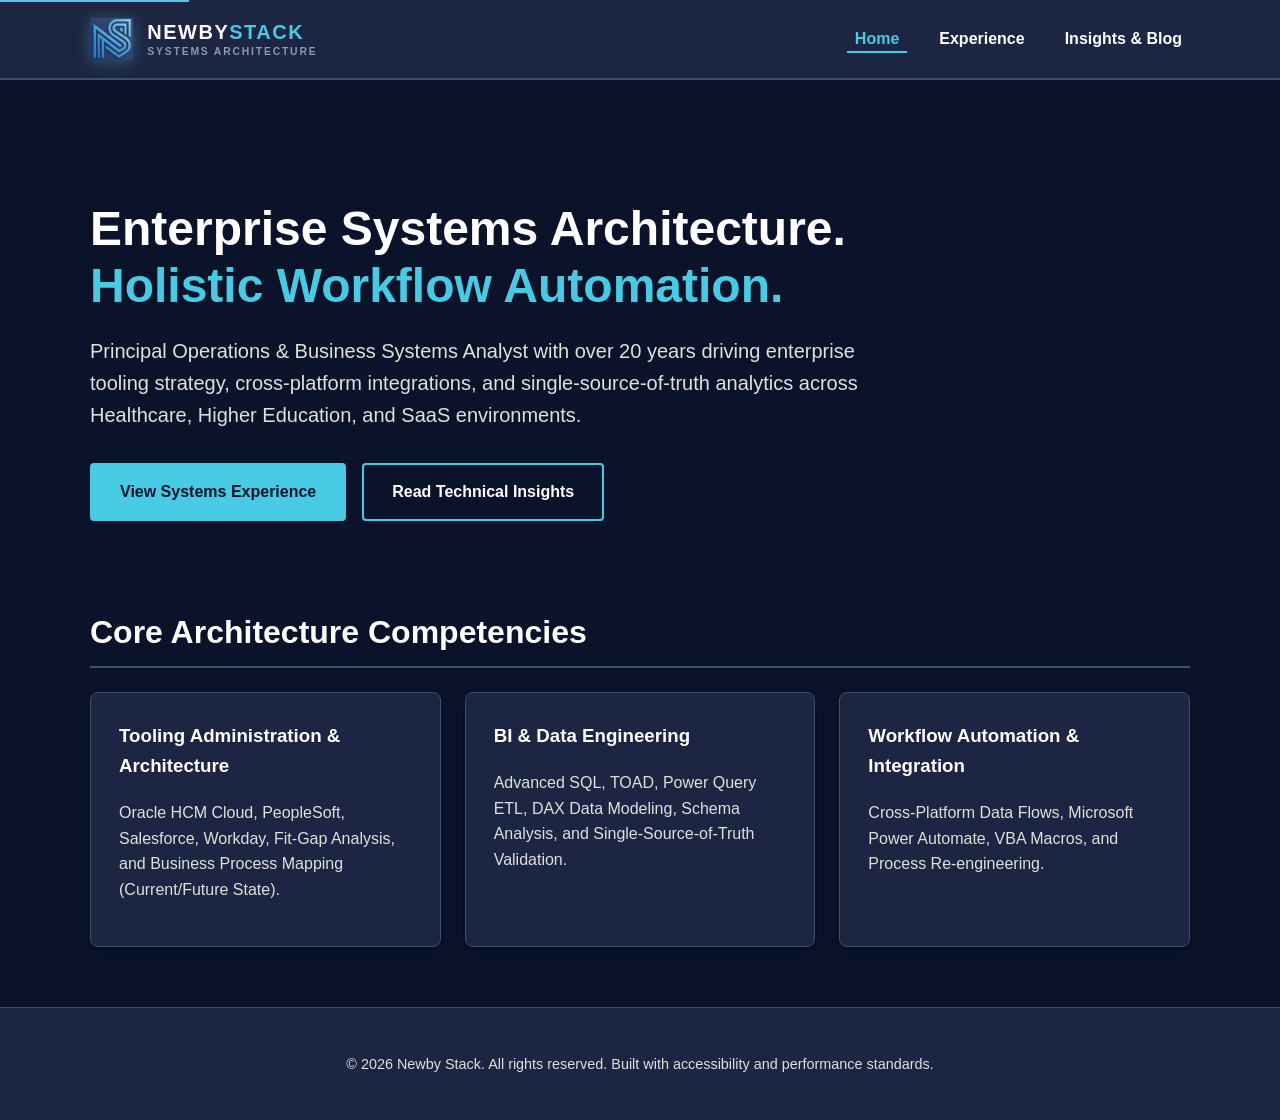
<file: index.html>
<!DOCTYPE html>
<html lang="en">
<head>
  <meta charset="UTF-8">
  <meta name="viewport" content="width=device-width, initial-scale=1.0">
  <title>Newby Stack | Enterprise Systems Architecture & Integration</title>
  <link rel="stylesheet" href="styles.css">
</head>
<body>

  <!-- Screen Reader Skip Navigation -->
  <a href="#main-content" class="skip-link">Skip to main content</a>

  <header role="banner">
    <nav class="container" aria-label="Main Navigation">
      <a href="index.html" class="logo-link" aria-label="Newby Stack Home">
        <img src="logo.png" alt="Newby Stack Icon" class="site-logo-icon">
        <div class="brand-text">
          <span class="brand-title">NEWBY<span>STACK</span></span>
          <span class="brand-sub">SYSTEMS ARCHITECTURE</span>
        </div>
      </a>
      <ul>
        <li><a href="index.html" class="active" aria-current="page">Home</a></li>
        <li><a href="experience.html">Experience</a></li>
        <li><a href="blog.html">Insights & Blog</a></li>
      </ul>
    </nav>
  </header>

  <main id="main-content" role="main">
    
    <section class="hero container" aria-labelledby="hero-heading">
      <h1 id="hero-heading">Enterprise Systems Architecture. <br><span>Holistic Workflow Automation.</span></h1>
      <p>Principal Operations & Business Systems Analyst with over 20 years driving enterprise tooling strategy, cross-platform integrations, and single-source-of-truth analytics across Healthcare, Higher Education, and SaaS environments.</p>
      
      <div class="cta-group">
        <a href="experience.html" class="btn btn-primary">View Systems Experience</a>
        <a href="blog.html" class="btn btn-secondary">Read Technical Insights</a>
      </div>
    </section>

    <section class="container" aria-labelledby="competencies-heading">
      <h2 id="competencies-heading" class="section-title">Core Architecture Competencies</h2>
      
      <div class="grid">
        <article class="card">
          <h3>Tooling Administration & Architecture</h3>
          <p>Oracle HCM Cloud, PeopleSoft, Salesforce, Workday, Fit-Gap Analysis, and Business Process Mapping (Current/Future State).</p>
        </article>

        <article class="card">
          <h3>BI & Data Engineering</h3>
          <p>Advanced SQL, TOAD, Power Query ETL, DAX Data Modeling, Schema Analysis, and Single-Source-of-Truth Validation.</p>
        </article>

        <article class="card">
          <h3>Workflow Automation & Integration</h3>
          <p>Cross-Platform Data Flows, Microsoft Power Automate, VBA Macros, and Process Re-engineering.</p>
        </article>
      </div>
    </section>

  </main>

  <footer role="contentinfo">
    <div class="container">
      <p>&copy; 2026 Newby Stack. All rights reserved. Built with accessibility and performance standards.</p>
    </div>
  </footer>

</body>
</html>
</file>
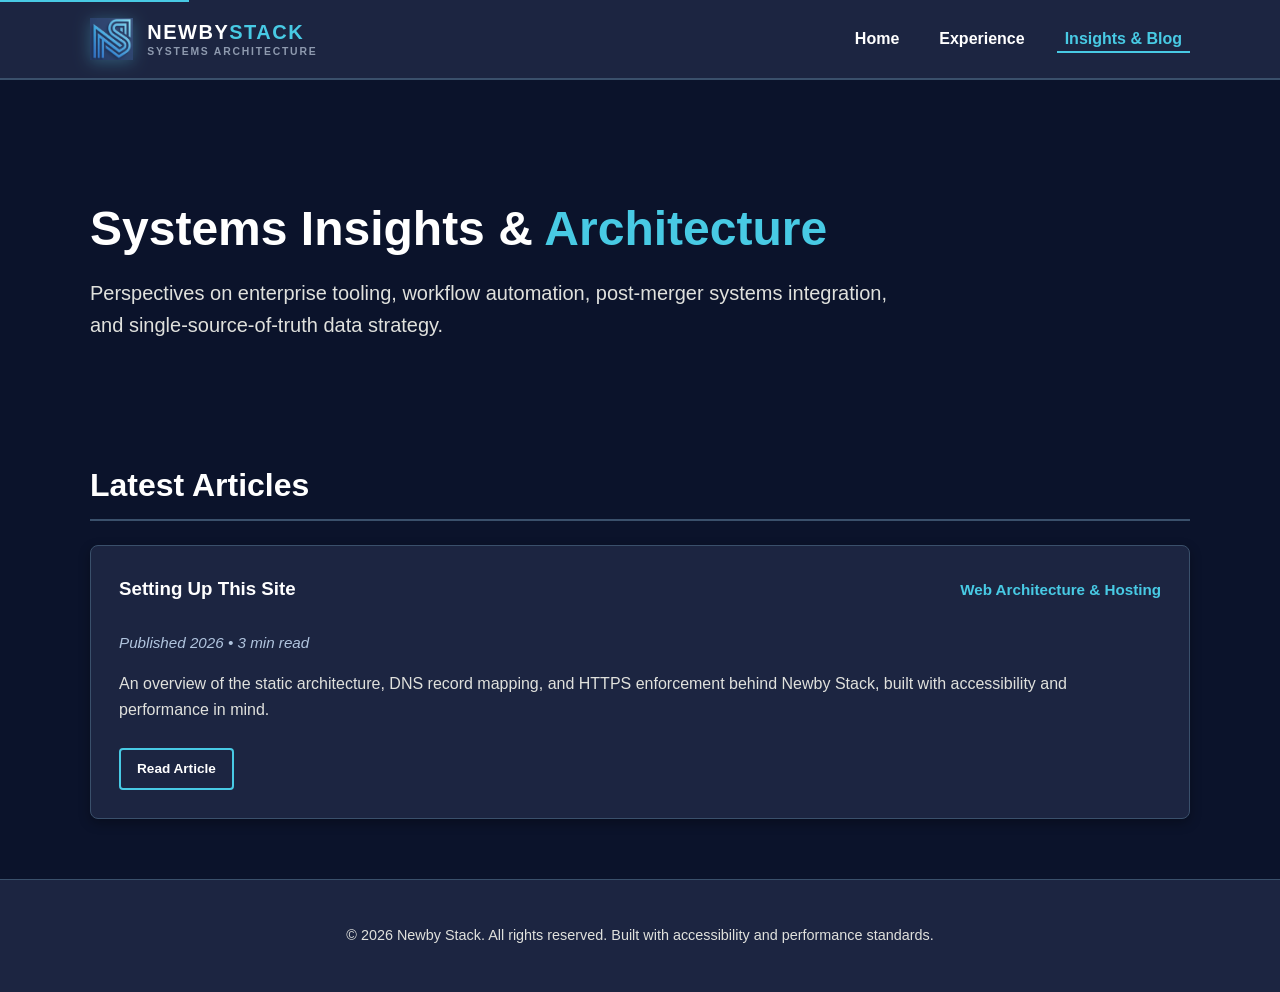
<file: blog.html>
<!DOCTYPE html>
<html lang="en">
<head>
  <meta charset="UTF-8">
  <meta name="viewport" content="width=device-width, initial-scale=1.0">
  <title>Insights & Technical Blog | Newby Stack</title>
  <link rel="stylesheet" href="styles.css">
</head>
<body>

  <!-- Screen Reader Skip Navigation -->
  <a href="#main-content" class="skip-link">Skip to main content</a>

  <header role="banner">
    <nav class="container" aria-label="Main Navigation">
      <a href="index.html" class="logo-link" aria-label="Newby Stack Home">
        <img src="logo.png" alt="Newby Stack Icon" class="site-logo-icon">
        <div class="brand-text">
          <span class="brand-title">NEWBY<span>STACK</span></span>
          <span class="brand-sub">SYSTEMS ARCHITECTURE</span>
        </div>
      </a>
      <ul>
        <li><a href="index.html">Home</a></li>
        <li><a href="experience.html">Experience</a></li>
        <li><a href="blog.html" class="active" aria-current="page">Insights & Blog</a></li>
      </ul>
    </nav>
  </header>

  <main id="main-content" role="main">

    <section class="hero container" aria-labelledby="blog-heading">
      <h1 id="blog-heading">Systems Insights & <span>Architecture</span></h1>
      <p>Perspectives on enterprise tooling, workflow automation, post-merger systems integration, and single-source-of-truth data strategy.</p>
    </section>

    <section class="container" aria-labelledby="articles-heading">
      <h2 id="articles-heading" class="section-title">Latest Articles</h2>

      <div style="display: flex; flex-direction: column; gap: 24px; margin-bottom: 60px;">

        <!-- Blog Post Preview Card -->
        <article class="card">
          <div class="card-header">
            <h3>Setting Up This Site</h3>
            <span class="company-tag">Web Architecture & Hosting</span>
          </div>
          <div class="tech-subtext">Published 2026 • 3 min read</div>
          <p>An overview of the static architecture, DNS record mapping, and HTTPS enforcement behind Newby Stack, built with accessibility and performance in mind.</p>
          
          <a href="setting-up-this-site.html" target="_blank" rel="noopener noreferrer" class="btn btn-secondary" style="font-size: 0.85rem; padding: 8px 16px; margin-top: 10px; display: inline-block;">
            Read Article <span class="sr-only">about Setting Up This Site (opens in a new tab)</span>
          </a>
        </article>

      </div>
    </section>

  </main>

  <footer role="contentinfo">
    <div class="container">
      <p>&copy; 2026 Newby Stack. All rights reserved. Built with accessibility and performance standards.</p>
    </div>
  </footer>

</body>
</html>
</file>
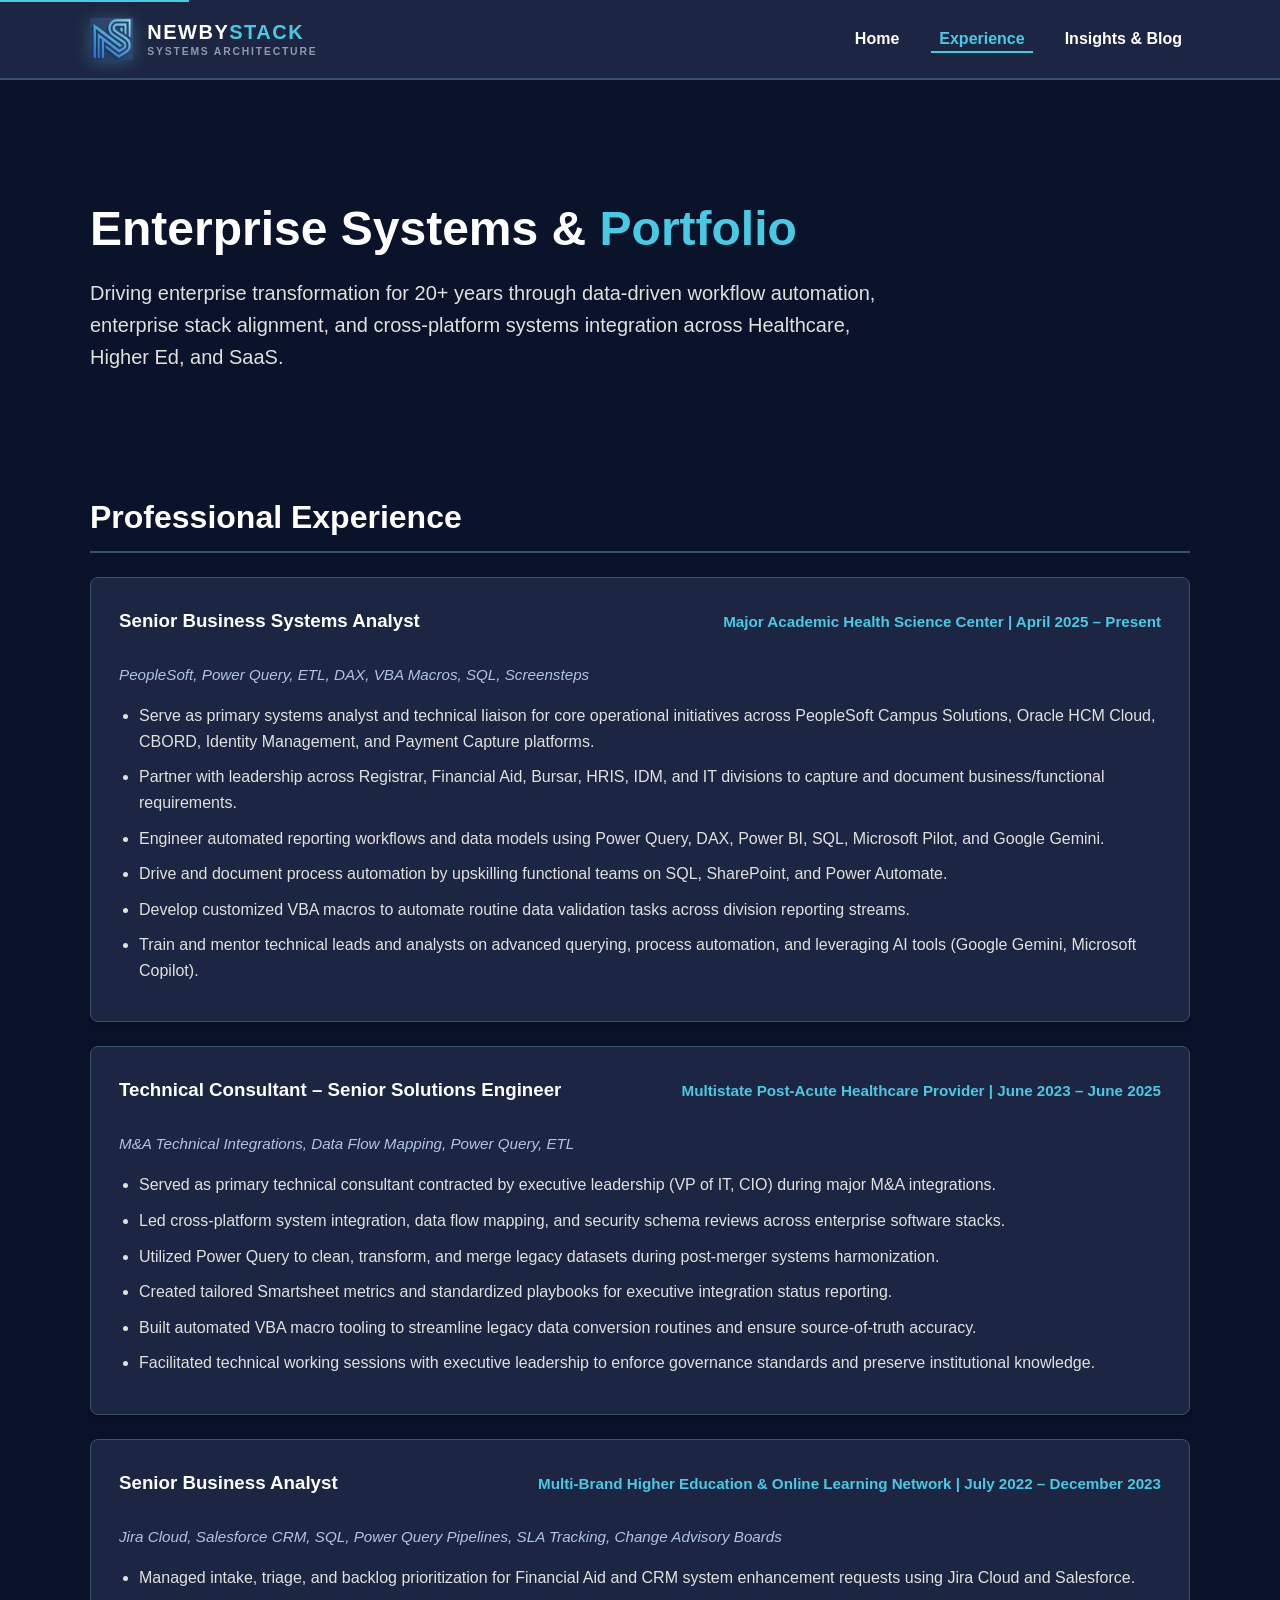
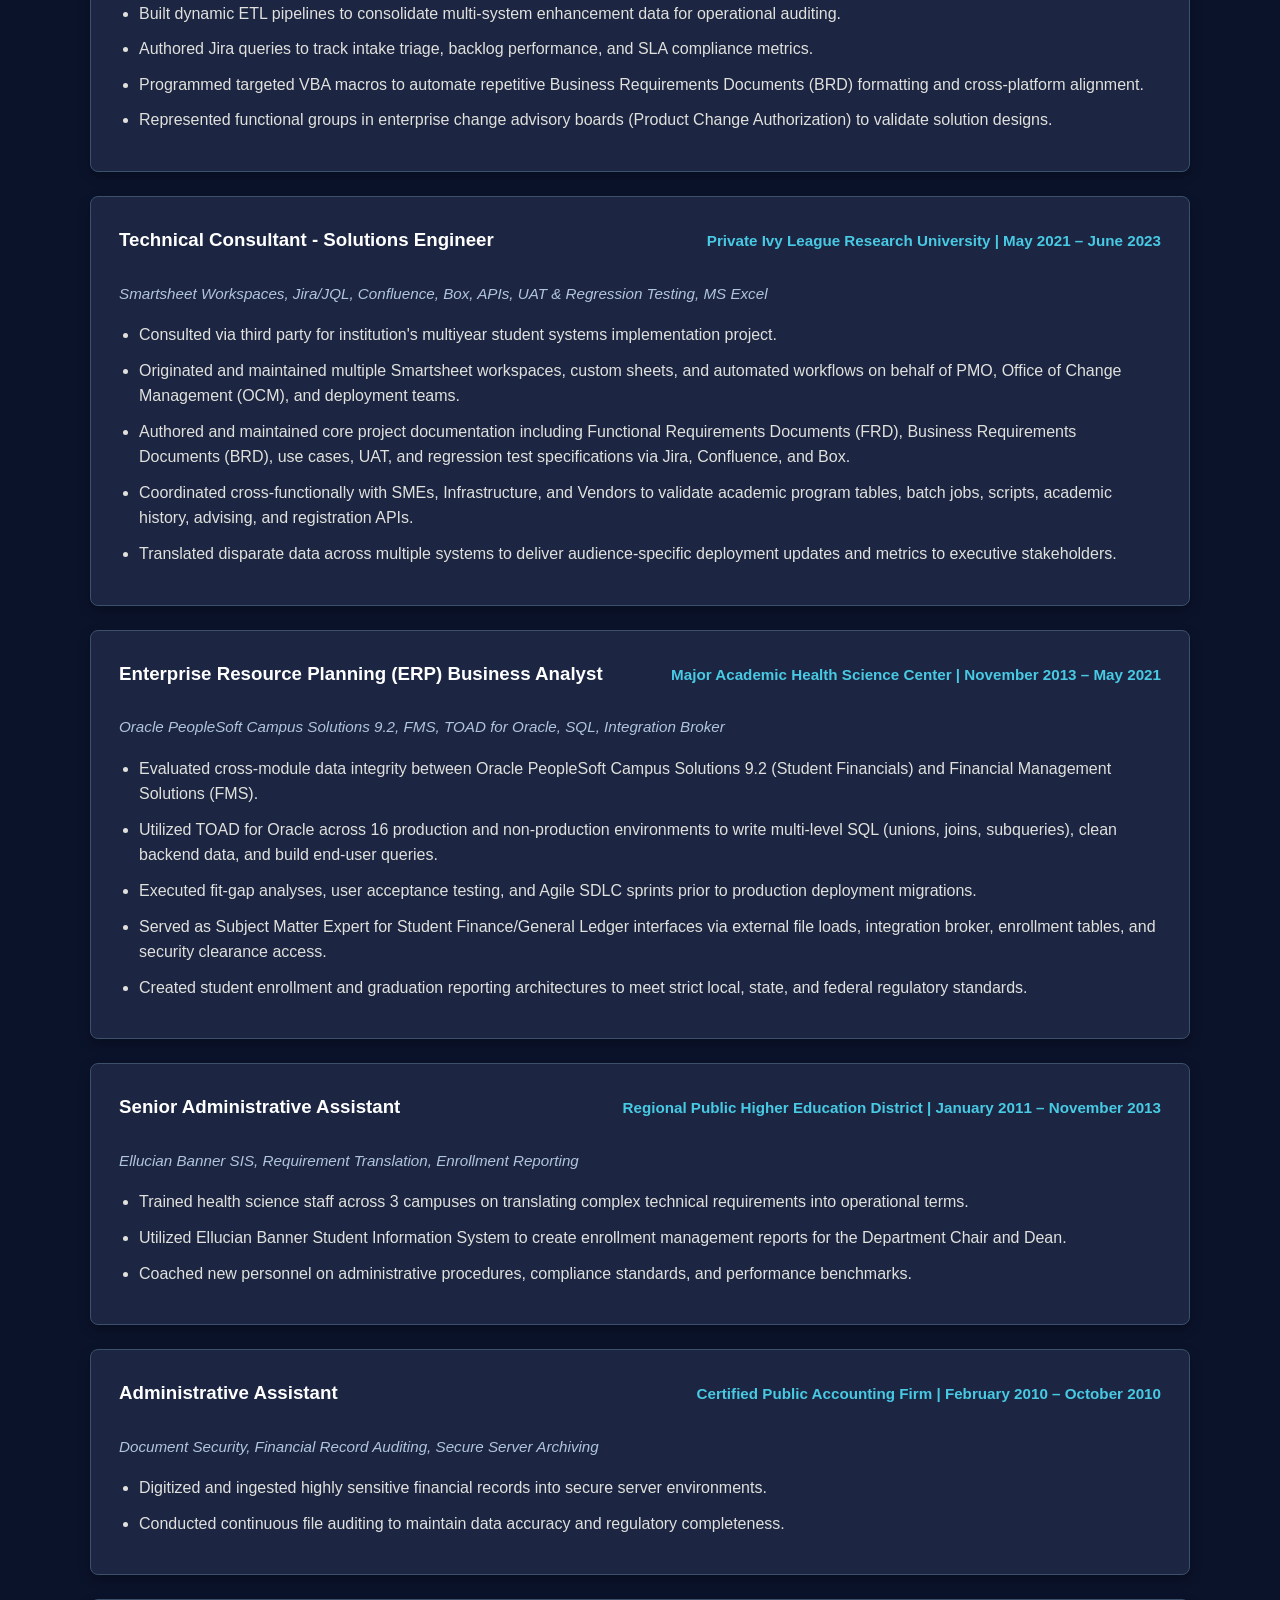
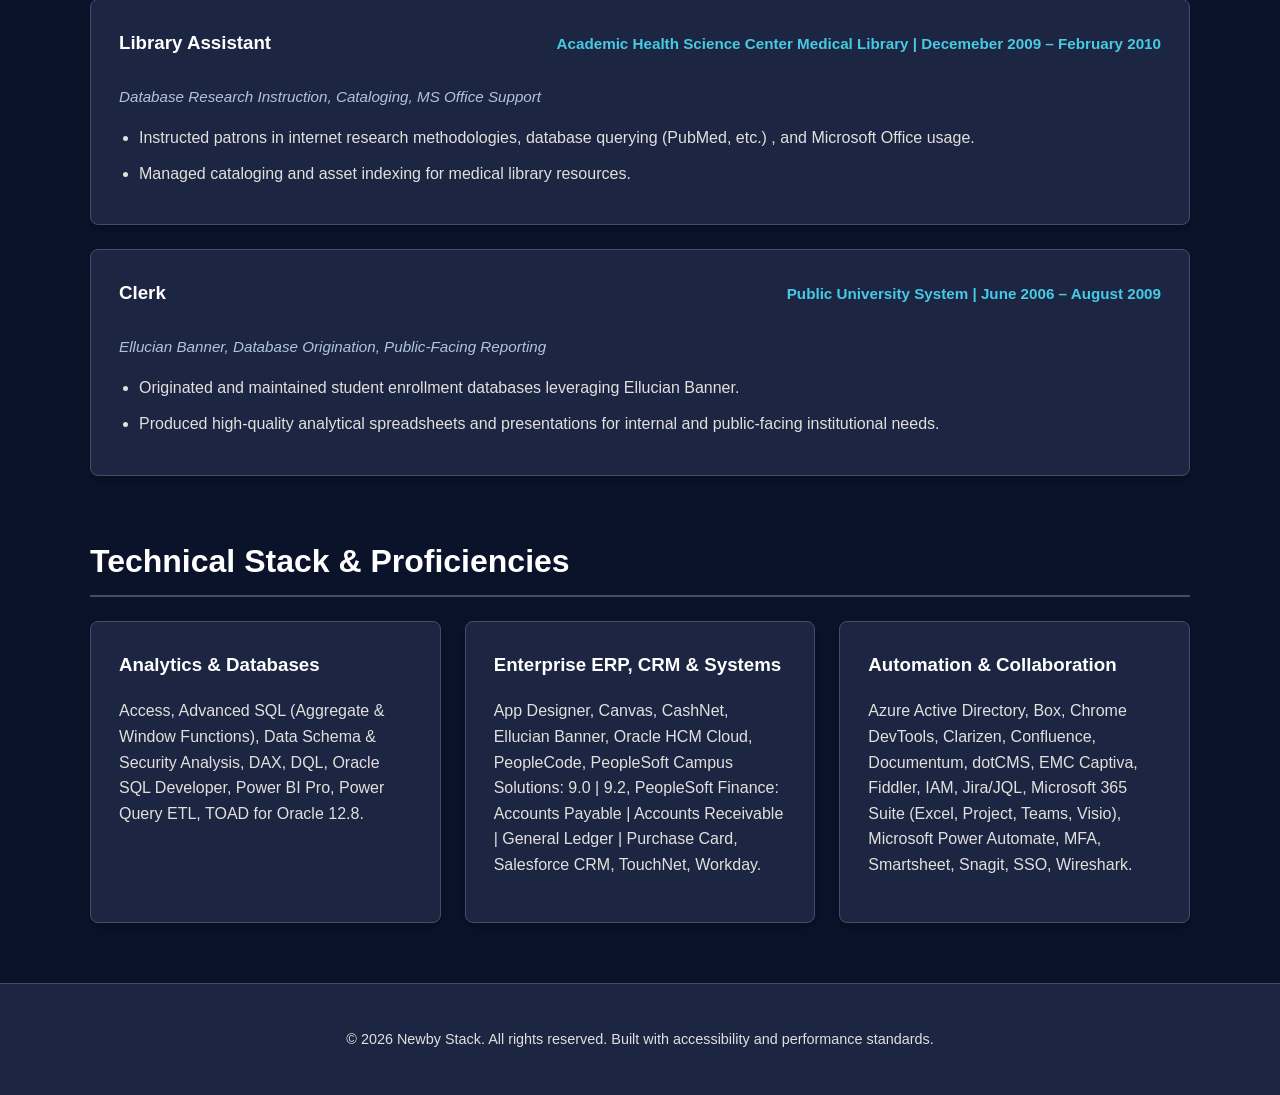
<file: experience.html>
<!DOCTYPE html>
<html lang="en">
<head>
  <meta charset="UTF-8">
  <meta name="viewport" content="width=device-width, initial-scale=1.0">
  <title>Systems & Integration Experience | Newby Stack</title>
  <link rel="stylesheet" href="styles.css">
</head>
<body>

  <!-- Screen Reader Skip Navigation -->
  <a href="#main-content" class="skip-link">Skip to main content</a>

  <header role="banner">
    <nav class="container" aria-label="Main Navigation">
      <a href="index.html" class="logo-link" aria-label="Newby Stack Home">
        <img src="logo.png" alt="Newby Stack Icon" class="site-logo-icon">
        <div class="brand-text">
          <span class="brand-title">NEWBY<span>STACK</span></span>
          <span class="brand-sub">SYSTEMS ARCHITECTURE</span>
        </div>
      </a>
      <ul>
        <li><a href="index.html">Home</a></li>
        <li><a href="experience.html" class="active" aria-current="page">Experience</a></li>
        <li><a href="blog.html">Insights & Blog</a></li>
      </ul>
    </nav>
  </header>

  <main id="main-content" role="main">

    <section class="hero container" aria-labelledby="exp-heading">
      <h1 id="exp-heading">Enterprise Systems & <span>Portfolio</span></h1>
      <p>Driving enterprise transformation for 20+ years through data-driven workflow automation, enterprise stack alignment, and cross-platform systems integration across Healthcare, Higher Ed, and SaaS.</p>
    </section>

    <section class="container" aria-labelledby="roles-heading">
      <h2 id="roles-heading" class="section-title">Professional Experience</h2>

      <div style="display: flex; flex-direction: column; gap: 24px; margin-bottom: 60px;">

        <!-- SA -->
        <article class="card">
          <div class="card-header">
            <h3>Senior Business Systems Analyst</h3>
            <span class="company-tag">Major Academic Health Science Center | April 2025 – Present</span>
          </div>
          <div class="tech-subtext">PeopleSoft, Power Query, ETL, DAX, VBA Macros, SQL, Screensteps</div>
          <ul>
            <li>Serve as primary systems analyst and technical liaison for core operational initiatives across PeopleSoft Campus Solutions, Oracle HCM Cloud, CBORD, Identity Management, and Payment Capture platforms.</li>
			<li>Partner with leadership across Registrar, Financial Aid, Bursar, HRIS, IDM, and IT divisions to capture and document business/functional requirements.</li>
			<li>Engineer automated reporting workflows and data models using Power Query, DAX, Power BI, SQL, Microsoft Pilot, and Google Gemini.</li>
			<li>Drive and document process automation by upskilling functional teams on SQL, SharePoint, and Power Automate.</li>
			<li>Develop customized VBA macros to automate routine data validation tasks across division reporting streams.</li>
			<li>Train and mentor technical leads and analysts on advanced querying, process automation, and leveraging AI tools (Google Gemini, Microsoft Copilot).</li>
          </ul>
        </article>

        <!-- DA -->
        <article class="card">
          <div class="card-header">
            <h3>Technical Consultant – Senior Solutions Engineer</h3>
            <span class="company-tag">Multistate Post-Acute Healthcare Provider | June 2023 – June 2025</span>
          </div>
          <div class="tech-subtext">M&A Technical Integrations, Data Flow Mapping, Power Query, ETL</div>
          <ul>
            <li>Served as primary technical consultant contracted by executive leadership (VP of IT, CIO) during major M&A integrations.</li>
			<li>Led cross-platform system integration, data flow mapping, and security schema reviews across enterprise software stacks.</li>
			<li>Utilized Power Query to clean, transform, and merge legacy datasets during post-merger systems harmonization.</li>
			<li>Created tailored Smartsheet metrics and standardized playbooks for executive integration status reporting.</li>
			<li>Built automated VBA macro tooling to streamline legacy data conversion routines and ensure source-of-truth accuracy.</li>
			<li>Facilitated technical working sessions with executive leadership to enforce governance standards and preserve institutional knowledge.</li>
          </ul>
        </article>

        <!--MI -->
        <article class="card">
          <div class="card-header">
            <h3>Senior Business Analyst</h3>
            <span class="company-tag">Multi-Brand Higher Education & Online Learning Network | July 2022 – December 2023</span>
          </div>
          <div class="tech-subtext">Jira Cloud, Salesforce CRM, SQL, Power Query Pipelines, SLA Tracking, Change Advisory Boards</div>
          <ul>
           	<li>Managed intake, triage, and backlog prioritization for Financial Aid and CRM system enhancement requests using Jira Cloud and Salesforce.</li>
			<li>Built dynamic ETL pipelines to consolidate multi-system enhancement data for operational auditing.</li>
			<li>Authored Jira queries to track intake triage, backlog performance, and SLA compliance metrics.</li>
			<li>Programmed targeted VBA macros to automate repetitive Business Requirements Documents (BRD) formatting and cross-platform alignment.</li>
			<li>Represented functional groups in enterprise change advisory boards (Product Change Authorization) to validate solution designs.</li>
          </ul>
        </article>

        <!-- PH -->
        <article class="card">
          <div class="card-header">
            <h3> Technical Consultant - Solutions Engineer</h3>
            <span class="company-tag">Private Ivy League Research University | May 2021 – June 2023</span>
          </div>
          <div class="tech-subtext">Smartsheet Workspaces, Jira/JQL, Confluence, Box, APIs, UAT & Regression Testing, MS Excel</div>
          <ul>
            <li>Consulted via third party for institution's multiyear student systems implementation project.</li>
            <li>Originated and maintained multiple Smartsheet workspaces, custom sheets, and automated workflows on behalf of PMO, Office of Change Management (OCM), and deployment teams.</li>
            <li>Authored and maintained core project documentation including Functional Requirements Documents (FRD), Business Requirements Documents (BRD), use cases, UAT, and regression test specifications via Jira, Confluence, and Box.</li>
            <li>Coordinated cross-functionally with SMEs, Infrastructure, and Vendors to validate academic program tables, batch jobs, scripts, academic history, advising, and registration APIs.</li>
            <li>Translated disparate data across multiple systems to deliver audience-specific deployment updates and metrics to executive stakeholders.</li>
          </ul>
        </article>

        <!-- LP -->
        <article class="card">
          <div class="card-header">
            <h3>Enterprise Resource Planning (ERP) Business Analyst</h3>
            <span class="company-tag">Major Academic Health Science Center | November 2013 – May 2021</span>
          </div>
          <div class="tech-subtext">Oracle PeopleSoft Campus Solutions 9.2, FMS, TOAD for Oracle, SQL, Integration Broker</div>
          <ul>
            <li>Evaluated cross-module data integrity between Oracle PeopleSoft Campus Solutions 9.2 (Student Financials) and Financial Management Solutions (FMS).</li>
            <li>Utilized TOAD for Oracle across 16 production and non-production environments to write multi-level SQL (unions, joins, subqueries), clean backend data, and build end-user queries.</li>
            <li>Executed fit-gap analyses, user acceptance testing, and Agile SDLC sprints prior to production deployment migrations.</li>
            <li>Served as Subject Matter Expert for Student Finance/General Ledger interfaces via external file loads, integration broker, enrollment tables, and security clearance access.</li>
            <li>Created student enrollment and graduation reporting architectures to meet strict local, state, and federal regulatory standards.</li>
          </ul>
        </article>

        <!-- LP -->
        <article class="card">
          <div class="card-header">
            <h3>Senior Administrative Assistant</h3>
            <span class="company-tag">Regional Public Higher Education District | January 2011 – November 2013</span>
          </div>
          <div class="tech-subtext">Ellucian Banner SIS, Requirement Translation, Enrollment Reporting</div>
          <ul>
            <li>Trained health science staff across 3 campuses on translating complex technical requirements into operational terms.</li>
            <li>Utilized Ellucian Banner Student Information System to create enrollment management reports for the Department Chair and Dean.</li>
            <li>Coached new personnel on administrative procedures, compliance standards, and performance benchmarks.</li>
          </ul>
        </article>

        <!-- WA -->
        <article class="card">
          <div class="card-header">
            <h3>Administrative Assistant</h3>
            <span class="company-tag">Certified Public Accounting Firm | February 2010 – October 2010</span>
          </div>
          <div class="tech-subtext">Document Security, Financial Record Auditing, Secure Server Archiving</div>
          <ul>
            <li>Digitized and ingested highly sensitive financial records into secure server environments.</li>
            <li>Conducted continuous file auditing to maintain data accuracy and regulatory completeness.</li>
          </ul>
        </article>

        <!-- WA -->
        <article class="card">
          <div class="card-header">
            <h3>Library Assistant</h3>
            <span class="company-tag">Academic Health Science Center Medical Library | Decemeber 2009 – February 2010</span>
          </div>
          <div class="tech-subtext">Database Research Instruction, Cataloging, MS Office Support</div>
          <ul>
            <li>Instructed patrons in internet research methodologies, database querying (PubMed, etc.) , and Microsoft Office usage.</li>
            <li>Managed cataloging and asset indexing for medical library resources.</li>
          </ul>
        </article>

        <!-- WA -->
        <article class="card">
          <div class="card-header">
            <h3>Clerk</h3>
            <span class="company-tag">Public University System | June 2006 – August 2009</span>
          </div>
          <div class="tech-subtext">Ellucian Banner, Database Origination, Public-Facing Reporting</div>
          <ul>
            <li>Originated and maintained student enrollment databases leveraging Ellucian Banner.</li>
            <li>Produced high-quality analytical spreadsheets and presentations for internal and public-facing institutional needs.</li>
          </ul>
        </article>

      </div>
    </section>

    <!-- Comprehensive Technical Stack Section -->
    <section class="container" aria-labelledby="tech-heading">
      <h2 id="tech-heading" class="section-title">Technical Stack & Proficiencies</h2>
      <div class="grid">
        <article class="card">
          <h3>Analytics & Databases</h3>
          <p>Access, Advanced SQL (Aggregate & Window Functions), Data Schema & Security Analysis, DAX, DQL, Oracle SQL Developer, Power BI Pro, Power Query ETL, TOAD for Oracle 12.8.</p>
        </article>

        <article class="card">
          <h3>Enterprise ERP, CRM & Systems</h3>
          <p>App Designer, Canvas, CashNet, Ellucian Banner, Oracle HCM Cloud, PeopleCode, PeopleSoft Campus Solutions: 9.0 | 9.2, PeopleSoft Finance: Accounts Payable | Accounts Receivable | General Ledger | Purchase Card, Salesforce CRM, TouchNet, Workday.</p>
        </article>

        <article class="card">
          <h3>Automation & Collaboration</h3>
          <p>Azure Active Directory, Box, Chrome DevTools, Clarizen, Confluence, Documentum, dotCMS, EMC Captiva, Fiddler, IAM, Jira/JQL, Microsoft 365 Suite (Excel, Project, Teams, Visio), Microsoft Power Automate, MFA, Smartsheet, Snagit, SSO, Wireshark.</p>
        </article>
      </div>
    </section>

  </main>

  <footer role="contentinfo">
    <div class="container">
      <p>&copy; 2026 Newby Stack. All rights reserved. Built with accessibility and performance standards.</p>
    </div>
  </footer>

</body>
</html>
</file>
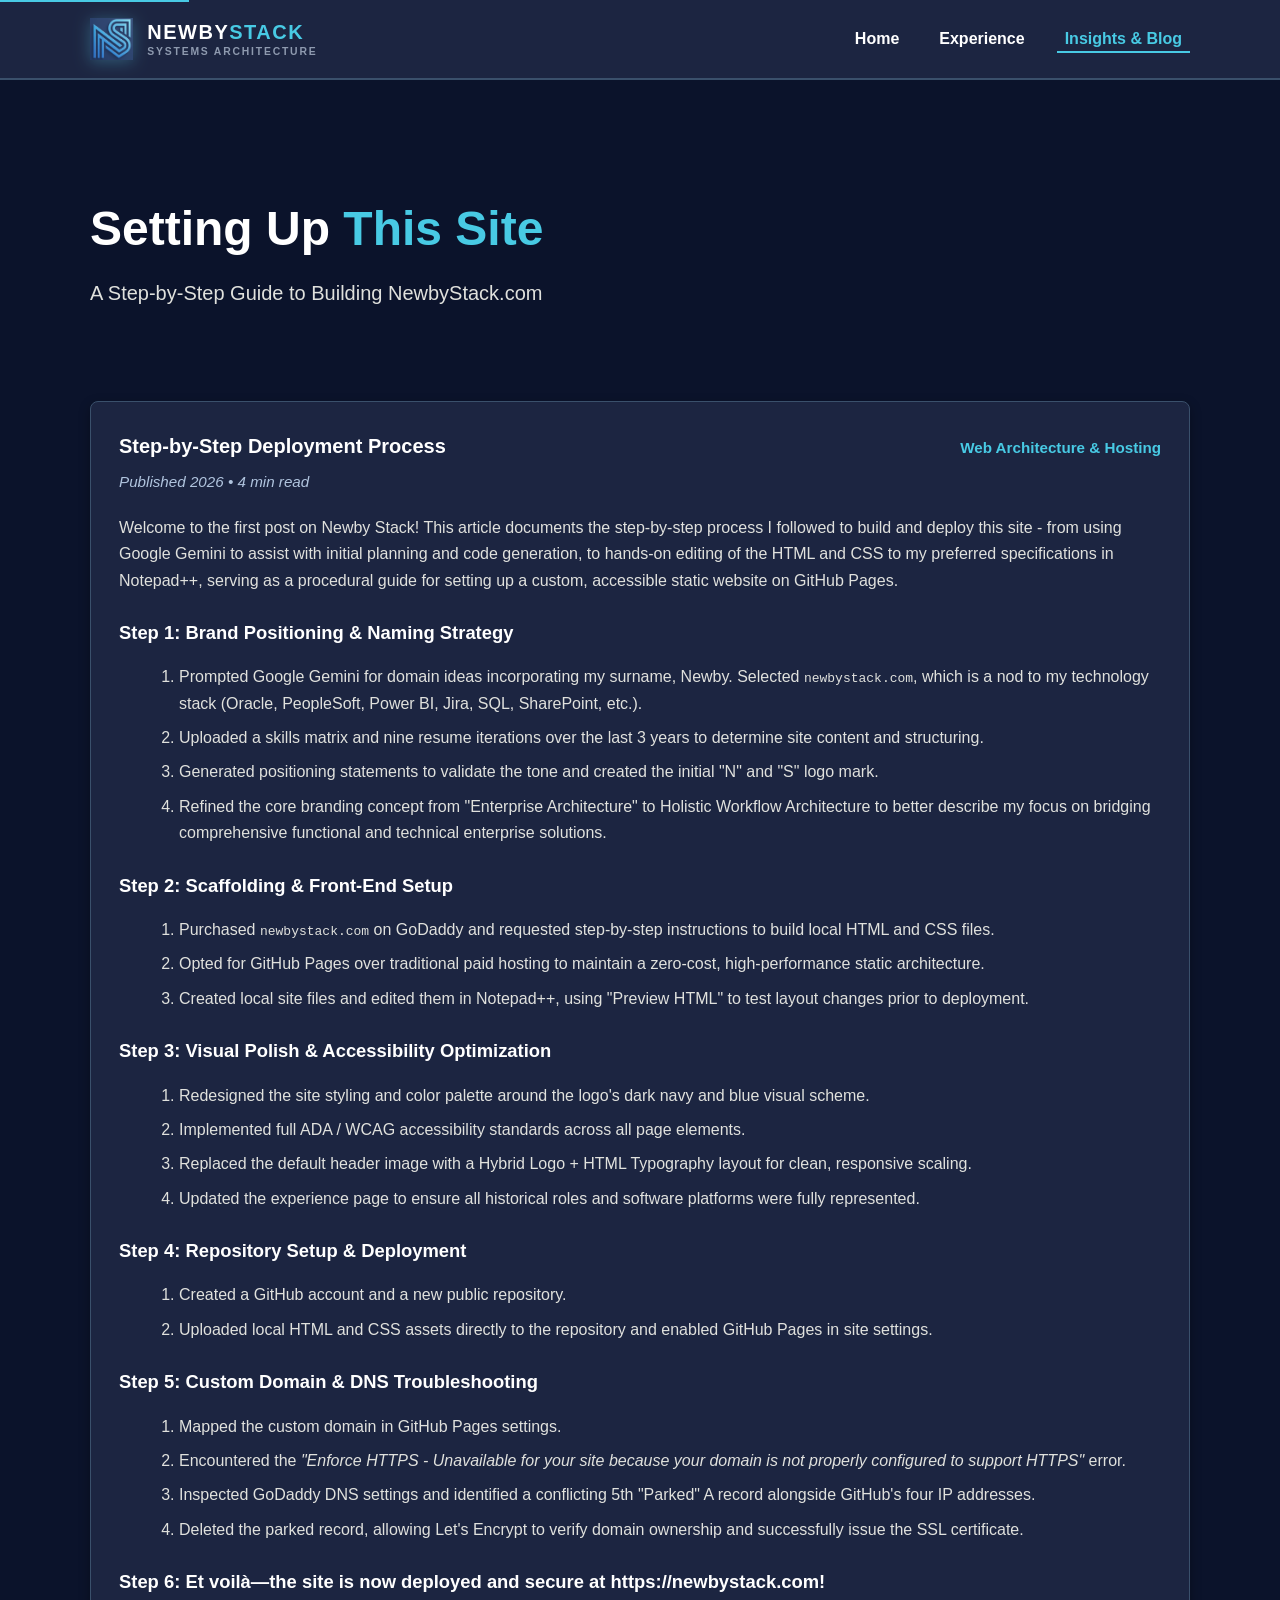
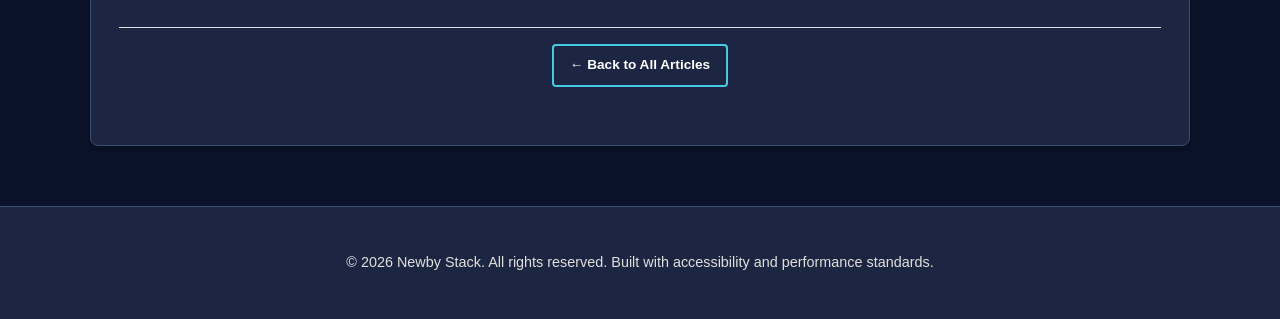
<file: setting-up-this-site.html>
<!DOCTYPE html>
<html lang="en">
<head>
  <meta charset="UTF-8">
  <meta name="viewport" content="width=device-width, initial-scale=1.0">
  <title>Setting Up This Site | Newby Stack</title>
  <link rel="stylesheet" href="styles.css">
</head>
<body>

  <!-- Screen Reader Skip Navigation -->
  <a href="#main-content" class="skip-link">Skip to main content</a>

  <header role="banner">
    <nav class="container" aria-label="Main Navigation">
      <a href="index.html" class="logo-link" aria-label="Newby Stack Home">
        <img src="logo.png" alt="Newby Stack Icon" class="site-logo-icon">
        <div class="brand-text">
          <span class="brand-title">NEWBY<span>STACK</span></span>
          <span class="brand-sub">SYSTEMS ARCHITECTURE</span>
        </div>
      </a>
      <ul>
        <li><a href="index.html">Home</a></li>
        <li><a href="experience.html">Experience</a></li>
        <li><a href="blog.html" class="active" aria-current="page">Insights & Blog</a></li>
      </ul>
    </nav>
  </header>

  <main id="main-content" role="main">

    <!-- Hero Banner Matching Main Site Theme -->
    <section class="hero container" aria-labelledby="article-heading">
      <h1 id="article-heading">Setting Up <span>This Site</span></h1>
      <p>A Step-by-Step Guide to Building NewbyStack.com</p>
    </section>

    <!-- Main Article Body -->
    <section class="container" aria-label="Article Details" style="margin-bottom: 60px;">
      <article class="card">
        <div class="card-header">
          <h2 style="font-size: 1.25rem; margin: 0;">Step-by-Step Deployment Process</h2>
          <span class="company-tag">Web Architecture & Hosting</span>
        </div>
        <div class="tech-subtext" style="margin-bottom: 20px;">Published 2026 • 4 min read</div>

        <div class="post-content" style="line-height: 1.65;">
          <p>
            Welcome to the first post on Newby Stack! This article documents the step-by-step process I followed to build and deploy this site - from using Google Gemini to assist with initial planning and code generation, to hands-on editing of the HTML and CSS to my preferred specifications in Notepad++, serving as a procedural guide for setting up a custom, accessible static website on GitHub Pages.
          </p>

          <h3 style="margin-top: 24px; margin-bottom: 10px; font-size: 1.15rem;">Step 1: Brand Positioning & Naming Strategy</h3>
          <ol style="margin-left: 20px; margin-bottom: 16px;">
            <li style="margin-bottom: 8px;">Prompted Google Gemini for domain ideas incorporating my surname, Newby. Selected <code>newbystack.com</code>, which is a nod to my technology stack (Oracle, PeopleSoft, Power BI, Jira, SQL, SharePoint, etc.).</li>
            <li style="margin-bottom: 8px;">Uploaded a skills matrix and nine resume iterations over the last 3 years to determine site content and structuring.</li>
            <li style="margin-bottom: 8px;">Generated positioning statements to validate the tone and created the initial "N" and "S" logo mark.</li>
			<li style="margin-bottom: 8px;">Refined the core branding concept from "Enterprise Architecture" to Holistic Workflow Architecture to better describe my focus on bridging comprehensive functional and technical enterprise solutions.</li>
          </ol>

          <h3 style="margin-top: 24px; margin-bottom: 10px; font-size: 1.15rem;">Step 2: Scaffolding & Front-End Setup</h3>
          <ol style="margin-left: 20px; margin-bottom: 16px;">
            <li style="margin-bottom: 8px;">Purchased <code>newbystack.com</code> on GoDaddy and requested step-by-step instructions to build local HTML and CSS files.</li>
            <li style="margin-bottom: 8px;">Opted for GitHub Pages over traditional paid hosting to maintain a zero-cost, high-performance static architecture.</li>
            <li style="margin-bottom: 8px;">Created local site files and edited them in Notepad++, using "Preview HTML" to test layout changes prior to deployment.</li>
          </ol>

          <h3 style="margin-top: 24px; margin-bottom: 10px; font-size: 1.15rem;">Step 3: Visual Polish & Accessibility Optimization</h3>
          <ol style="margin-left: 20px; margin-bottom: 16px;">
            <li style="margin-bottom: 8px;">Redesigned the site styling and color palette around the logo's dark navy and blue visual scheme.</li>
            <li style="margin-bottom: 8px;">Implemented full ADA / WCAG accessibility standards across all page elements.</li>
            <li style="margin-bottom: 8px;">Replaced the default header image with a Hybrid Logo + HTML Typography layout for clean, responsive scaling.</li>
            <li style="margin-bottom: 8px;">Updated the experience page to ensure all historical roles and software platforms were fully represented.</li>
          </ol>

          <h3 style="margin-top: 24px; margin-bottom: 10px; font-size: 1.15rem;">Step 4: Repository Setup & Deployment</h3>
          <ol style="margin-left: 20px; margin-bottom: 16px;">
            <li style="margin-bottom: 8px;">Created a GitHub account and a new public repository.</li>
            <li style="margin-bottom: 8px;">Uploaded local HTML and CSS assets directly to the repository and enabled GitHub Pages in site settings.</li>
          </ol>

          <h3 style="margin-top: 24px; margin-bottom: 10px; font-size: 1.15rem;">Step 5: Custom Domain & DNS Troubleshooting</h3>
          <ol style="margin-left: 20px; margin-bottom: 16px;">
            <li style="margin-bottom: 8px;">Mapped the custom domain in GitHub Pages settings.</li>
            <li style="margin-bottom: 8px;">Encountered the <em>"Enforce HTTPS - Unavailable for your site because your domain is not properly configured to support HTTPS"</em> error.</li>
            <li style="margin-bottom: 8px;">Inspected GoDaddy DNS settings and identified a conflicting 5th "Parked" A record alongside GitHub's four IP addresses.</li>
            <li style="margin-bottom: 8px;">Deleted the parked record, allowing Let's Encrypt to verify domain ownership and successfully issue the SSL certificate.</li>
          </ol>

          <h3 style="margin-top: 24px; margin-bottom: 10px; font-size: 1.15rem;">Step 6:  Et voilà—the site is now deployed and secure at <strong>https://newbystack.com</strong>!</h3>
           
          </p>

              

        <footer style="margin-top: 30px; padding-top: 16px; border-top: 1px solid #e0e0e0;">
          <a href="blog.html" class="btn btn-secondary" style="font-size: 0.85rem; padding: 8px 16px; display: inline-block;">
            &larr; Back to All Articles
          </a>
        </footer>
      </article>
    </section>

  </main>

  <footer role="contentinfo">
    <div class="container">
      <p>&copy; 2026 Newby Stack. All rights reserved. Built with accessibility and performance standards.</p>
    </div>
  </footer>

</body>
</html>
</file>
<file: styles.css>
/* ==========================================
   NEWBY STACK - ADA COMPLIANT BRAND STYLESHEET
   Color Palette Extracted from Logo Graphic
   ========================================== */

:root {
  --bg-dark: #0B132B;          /* Deep Navy Base Background */
  --card-bg: #1C2541;          /* Dark Slate Card Container */
  --card-border: #3A506B;      /* Muted Steel Blue Border */
  --accent-cyan: #48CAE4;      /* High-Contrast Electric Cyan */
  --accent-blue: #3A86FF;      /* Vibrant Royal Blue */
  --text-primary: #FFFFFF;     /* Pure White (4.5:1+ Contrast) */
  --text-secondary: #E0E1DD;   /* Crisp Light Gray/Silver */
  --focus-ring: #00F0FF;       /* High-Visibility Accessibility Outline */
}

/* Base Body Setup */
body {
  margin: 0;
  padding: 0;
  font-family: -apple-system, BlinkMacSystemFont, "Segoe UI", Roboto, Helvetica, Arial, sans-serif;
  background-color: var(--bg-dark);
  color: var(--text-secondary);
  line-height: 1.6;
}

/* Accessibility: Skip to Main Content Link for Screen Readers */
.skip-link {
  position: absolute;
  top: -40px;
  left: 0;
  background: var(--accent-cyan);
  color: var(--bg-dark);
  padding: 8px 16px;
  z-index: 100;
  font-weight: bold;
  text-decoration: none;
}
.skip-link:focus {
  top: 0;
}

/* Screen Reader Only Utility Class */
.sr-only {
  position: absolute;
  width: 1px;
  height: 1px;
  padding: 0;
  margin: -1px;
  overflow: hidden;
  clip: rect(0, 0, 0, 0);
  white-space: nowrap;
  border: 0;
}

/* Universal Keyboard Focus State (ADA Standard) */
a:focus, button:focus, input:focus {
  outline: 3px solid var(--focus-ring);
  outline-offset: 3px;
}

/* Layout Container */
.container {
  max-width: 1100px;
  margin: 0 auto;
  padding: 0 24px;
}

/* Header & Navigation */
header {
  background-color: var(--card-bg);
  border-bottom: 2px solid var(--card-border);
  padding: 16px 0;
}

nav {
  display: flex;
  justify-content: space-between;
  align-items: center;
}

/* ==========================================
   HYBRID GRAPHIC + TYPOGRAPHY LOGO STYLES
   ========================================== */

.logo-link {
  display: flex;
  align-items: center;
  gap: 14px;
  text-decoration: none;
  border-bottom: none !important;
  padding: 2px 0;
}

.site-logo-icon {
  height: 42px;
  width: auto;
  display: block;
  object-fit: contain;
  mix-blend-mode: screen; 
  filter: drop-shadow(0 2px 8px rgba(72, 202, 228, 0.3));
  transition: transform 0.2s ease, filter 0.2s ease;
}

.brand-text {
  display: flex;
  flex-direction: column;
  justify-content: center;
  line-height: 1.1;
}

.brand-title {
  font-size: 1.25rem;
  font-weight: 800;
  color: var(--text-primary);
  letter-spacing: 1.5px;
}

.brand-title span {
  color: var(--accent-cyan);
}

.brand-sub {
  font-size: 0.65rem;
  font-weight: 700;
  color: #8E9AAF;
  letter-spacing: 1.8px;
  margin-top: 3px;
  text-transform: uppercase;
}

/* Interactive Hover & Focus Effects */
.logo-link:hover .site-logo-icon {
  filter: drop-shadow(0 2px 12px rgba(72, 202, 228, 0.6));
  transform: scale(1.03);
}

.logo-link:hover .brand-title {
  color: var(--accent-cyan);
}

.logo-link:focus {
  outline: 3px solid var(--focus-ring);
  outline-offset: 4px;
  border-radius: 4px;
}

nav ul {
  list-style: none;
  display: flex;
  gap: 24px;
  margin: 0;
  padding: 0;
}

nav a {
  color: var(--text-primary);
  text-decoration: none;
  font-weight: 600;
  font-size: 1rem;
  padding: 4px 8px;
  border-bottom: 2px solid transparent;
  transition: border-color 0.2s ease;
}

nav a:hover, nav a.active {
  color: var(--accent-cyan);
  border-bottom-color: var(--accent-cyan);
}

/* Hero Section */
.hero {
  padding: 80px 0 60px 0;
}

.hero h1 {
  font-size: 3rem;
  color: var(--text-primary);
  line-height: 1.2;
  margin-bottom: 16px;
}

.hero h1 span {
  color: var(--accent-cyan);
}

.hero p {
  font-size: 1.25rem;
  color: var(--text-secondary);
  max-width: 800px;
  margin-bottom: 32px;
}

/* Action Buttons */
.cta-group {
  display: flex;
  gap: 16px;
  flex-wrap: wrap;
}

.btn {
  padding: 14px 28px;
  font-size: 1rem;
  font-weight: 700;
  border-radius: 4px;
  text-decoration: none;
  display: inline-block;
}

.btn-primary {
  background-color: var(--accent-cyan);
  color: var(--bg-dark);
  border: 2px solid var(--accent-cyan);
}

.btn-secondary {
  background-color: transparent;
  color: var(--text-primary);
  border: 2px solid var(--accent-cyan);
}

.btn-primary:hover {
  background-color: #33b3cc;
  border-color: #33b3cc;
}

.btn-secondary:hover {
  background-color: var(--card-bg);
  color: var(--accent-cyan);
}

/* Content Cards & Sections */
.section-title {
  color: var(--text-primary);
  font-size: 2rem;
  margin-bottom: 24px;
  border-bottom: 2px solid var(--card-border);
  padding-bottom: 8px;
}

.grid {
  display: grid;
  grid-template-columns: repeat(auto-fit, minmax(300px, 1fr));
  gap: 24px;
  margin-bottom: 60px;
}

.card {
  background-color: var(--card-bg);
  border: 1px solid var(--card-border);
  border-radius: 8px;
  padding: 28px;
  box-shadow: 0 4px 12px rgba(0, 0, 0, 0.3);
}

.card h2, .card h3, .card h4 {
  color: var(--text-primary);
  margin-top: 0;
}

.card-header {
  display: flex;
  justify-content: space-between;
  align-items: baseline;
  flex-wrap: wrap;
  gap: 12px;
  margin-bottom: 8px;
}

.company-tag {
  color: var(--accent-cyan);
  font-weight: 700;
  font-size: 0.95rem;
}

.tech-subtext {
  font-style: italic;
  font-size: 0.95rem;
  color: #B0C4DE;
  margin-bottom: 16px;
}

.card ul {
  margin: 0;
  padding-left: 20px;
}

.card ul li {
  margin-bottom: 10px;
  color: var(--text-secondary);
}

/* Footer */
footer {
  background-color: var(--card-bg);
  border-top: 1px solid var(--card-border);
  padding: 30px 0;
  margin-top: 60px;
  text-align: center;
  color: var(--text-secondary);
  font-size: 0.9rem;
}

@media (max-width: 600px) {
  .site-logo-icon {
    height: 34px;
  }
  .brand-title {
    font-size: 1.1rem;
  }
  .brand-sub {
    font-size: 0.55rem;
  }
}
</file>
